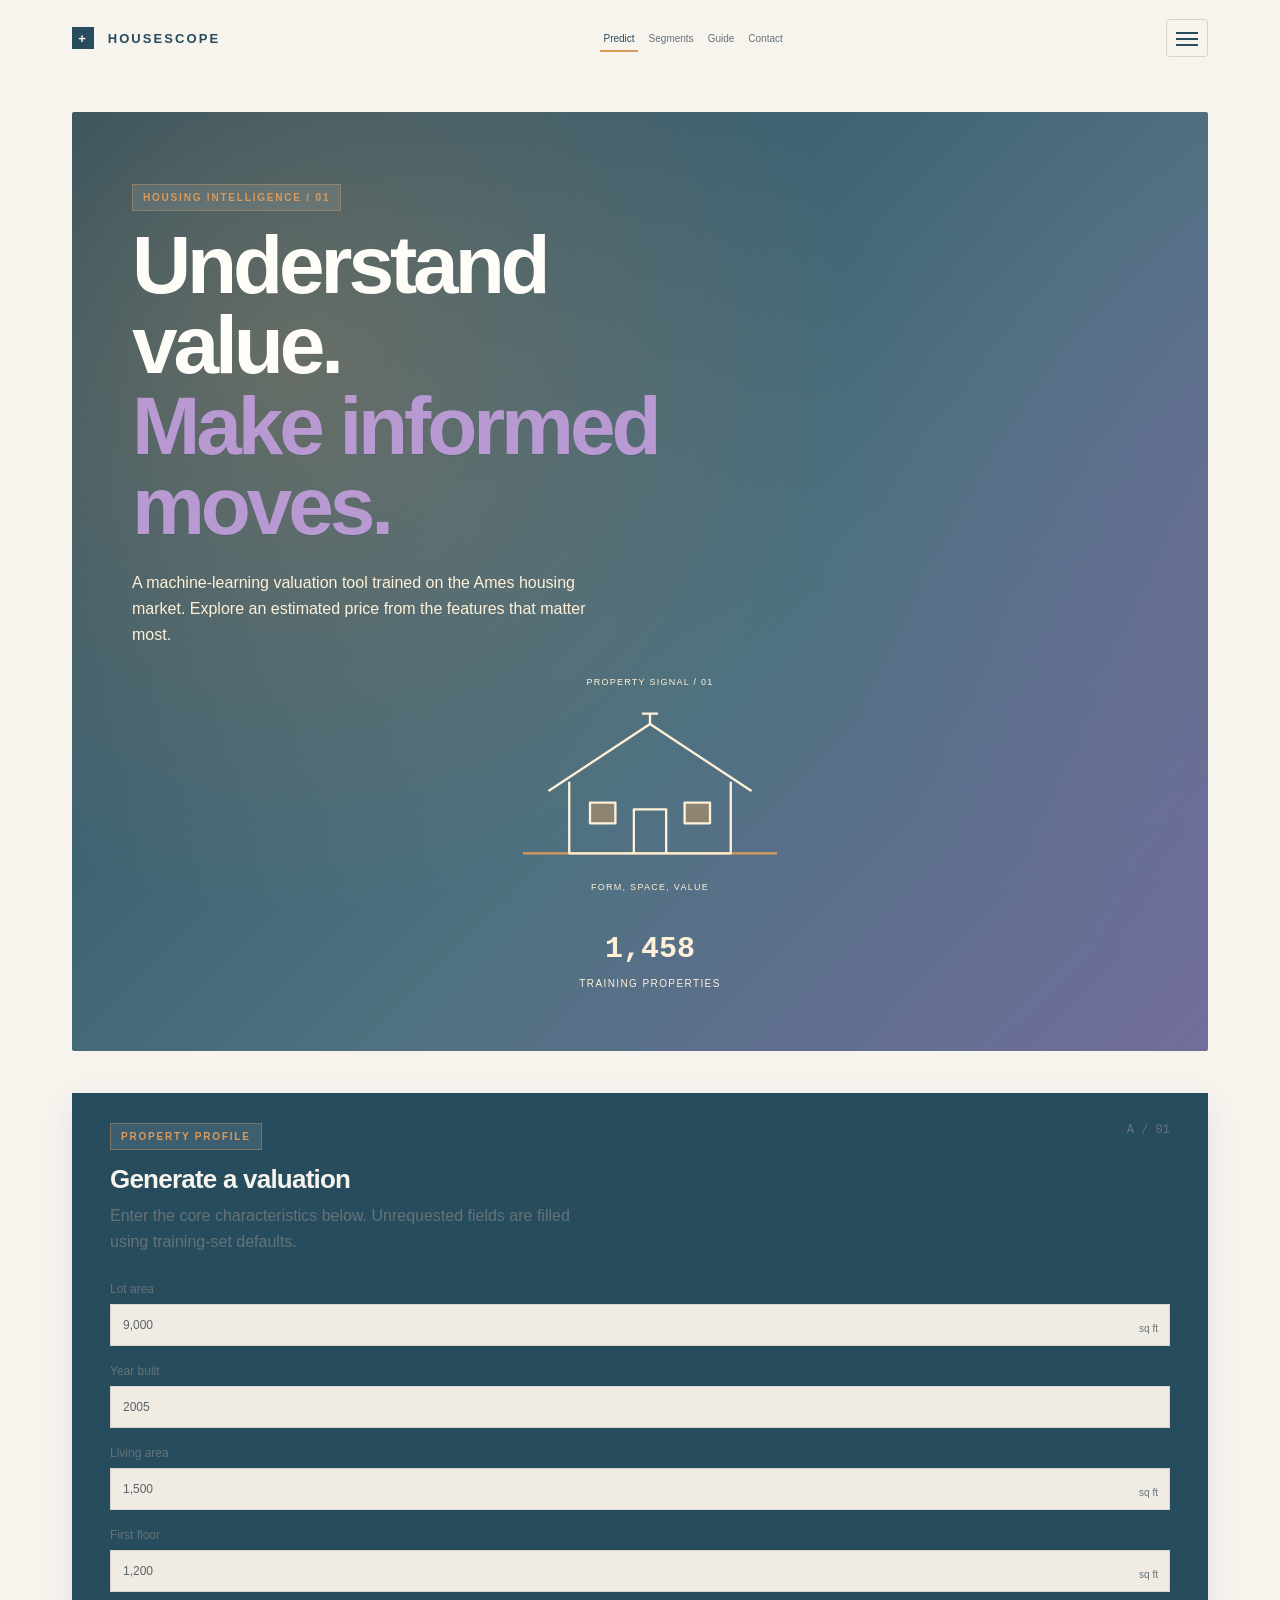
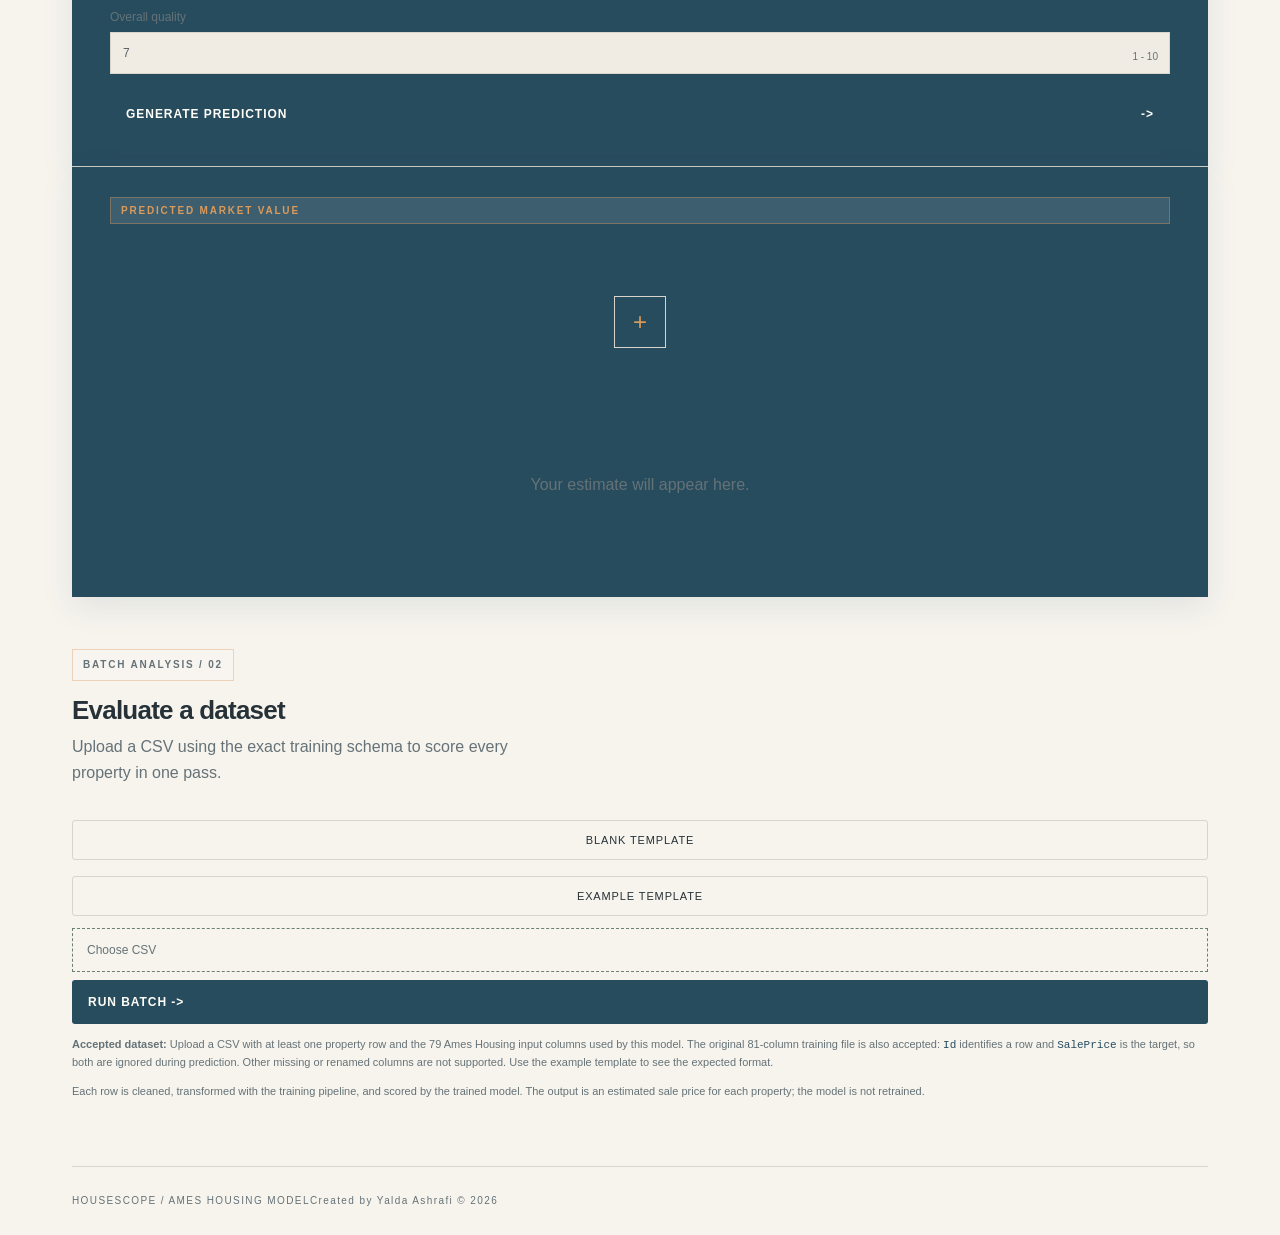
<file: frontend/index.html>
<!DOCTYPE html>
<html>
<head>
  <meta name="viewport" content="width=device-width, initial-scale=1">
  <title>HouseScope | Housing Intelligence</title>
  <link rel="stylesheet" href="assets/styles.css">
</head>
<body>
  <header class="site-header">
    <a class="brand" href="index.html"><span class="brand-mark">+</span> HOUSESCOPE</a>
    <button class="menu-toggle" type="button" aria-label="Open navigation" aria-expanded="false" aria-controls="menu-navigation"><span></span><span></span><span></span></button>
    <nav id="main-navigation" aria-label="Main navigation">
      <a class="active" href="index.html">Predict</a>
      <a href="segmentation.html">Segments</a>
      <a href="about.html">Guide</a>
      <a href="contact.html">Contact</a>
    </nav>
    <nav id="menu-navigation" class="menu-navigation" aria-label="Menu navigation">
      <a class="active" href="index.html">Predict</a><a href="segmentation.html">Segments</a><a href="about.html">Guide</a><a href="contact.html">Contact</a>
    </nav>
    <span class="header-status"><span class="status-dot"></span> MODEL ONLINE</span>
  </header>

  <main>
    <section class="hero">
      <div>
        <p class="eyebrow">HOUSING INTELLIGENCE / 01</p>
        <h1>Understand value.<br><em>Make informed moves.</em></h1>
        <p class="hero-copy">A machine-learning valuation tool trained on the Ames housing market. Explore an estimated price from the features that matter most.</p>
      </div>
      <div class="hero-side">
        <div class="hero-visual" aria-label="Illustration of a house">
          <span class="hero-visual-label">PROPERTY SIGNAL / 01</span>
          <svg viewBox="0 0 260 150" role="img" aria-hidden="true">
            <path class="house-shadow" d="M20 132h220" />
            <path class="house-roof" d="M42 78 130 20l88 58" />
            <path class="house-body" d="M60 70v62h140V70" />
            <path class="house-door" d="M116 132V94h28v38" />
            <path class="house-window" d="M78 88h22v18H78zM160 88h22v18h-22z" />
            <path class="house-detail" d="M130 20v-9M123 11h14" />
          </svg>
          <span class="hero-visual-caption">FORM, SPACE, VALUE</span>
        </div>
        <div class="hero-stat">
          <strong>1,458</strong>
          <span>TRAINING PROPERTIES</span>
        </div>
      </div>
    </section>

    <section class="workspace-grid">
      <div class="panel prediction-panel">
        <div class="panel-heading">
          <div>
            <p class="eyebrow">PROPERTY PROFILE</p>
            <h2>Generate a valuation</h2>
          </div>
          <span class="panel-index">A / 01</span>
        </div>
        <p class="panel-intro">Enter the core characteristics below. Unrequested fields are filled using training-set defaults.</p>
        <form id="predictForm" class="prediction-form">
          <label>Lot area <span class="input-unit">sq ft</span><input type="number" name="LotArea" min="500" placeholder="9,000" required></label>
          <label>Year built<input type="number" name="YearBuilt" min="1870" placeholder="2005" required></label>
          <label>Living area <span class="input-unit">sq ft</span><input type="number" name="GrLivArea" min="200" placeholder="1,500" required></label>
          <label>First floor <span class="input-unit">sq ft</span><input type="number" name="1stFlrSF" min="200" placeholder="1,200" required></label>
          <label>Overall quality <span class="input-unit">1 - 10</span><input type="number" name="OverallQual" min="1" max="10" placeholder="7" required></label>
          <button class="primary-button" type="submit"><span>Generate prediction</span><span aria-hidden="true">-&gt;</span></button>
        </form>
      </div>

      <aside class="panel result-panel" aria-live="polite">
        <p class="eyebrow">PREDICTED MARKET VALUE</p>
        <div id="resultEmpty" class="result-empty">
          <span class="result-symbol">+</span>
          <p>Your estimate will appear here.</p>
        </div>
        <div id="resultContent" class="result-content" hidden>
          <div class="result-headline">
            <span class="result-label">ESTIMATED SALE PRICE</span>
            <strong id="predictedPrice" class="predicted-price">--</strong>
          </div>
          <div class="range-summary">
            <div class="range-summary-heading">
              <span>95% ESTIMATED RANGE</span>
              <strong id="rangeText">--</strong>
            </div>
            <div class="price-range" aria-label="Estimated price range">
              <span class="range-track"></span>
              <span id="rangeMarker" class="range-marker"></span>
            </div>
            <div class="range-labels"><span id="priceLow">--</span><span id="priceHigh">--</span></div>
          </div>
          <table class="result-table">
            <tbody>
              <tr><th scope="row">Market segment</th><td id="tierValue">--</td></tr>
              <tr><th scope="row">Segment median</th><td id="segmentMedian">--</td></tr>
              <tr><th scope="row">Compared with segment median</th><td id="segmentDifference">--</td></tr>
            </tbody>
          </table>
          <p id="resultNote" class="result-note"></p>
          <details class="result-help">
            <summary>How to read this estimate</summary>
            <p><strong>Defaults:</strong> The form uses five key inputs. Other house details use typical training-data values: numeric fields use the median and categories use the most common value.</p>
            <p><strong>Range:</strong> The line shows the model's 95% estimated range. The circle marks the predicted price; it is a guide, not a guarantee.</p>
          </details>
        </div>
        <p id="resultError" class="message error" role="alert" hidden></p>
      </aside>
    </section>

    <section class="batch-section">
      <div>
        <p class="eyebrow">BATCH ANALYSIS / 02</p>
        <h2>Evaluate a dataset</h2>
        <p>Upload a CSV using the exact training schema to score every property in one pass.</p>
      </div>
      <div class="batch-actions">
        <div class="template-actions">
          <button id="templateButton" class="secondary-button" type="button">Blank template</button>
          <button id="exampleTemplateButton" class="secondary-button" type="button">Example template</button>
        </div>
        <form id="uploadForm" class="upload-form">
          <label class="file-label" for="csvFile">Choose CSV<input id="csvFile" type="file" accept=".csv" required></label>
          <button class="primary-button" type="submit">Run batch -&gt;</button>
        </form>
        <p class="batch-hint"><strong>Accepted dataset:</strong> Upload a CSV with at least one property row and the 79 Ames Housing input columns used by this model. The original 81-column training file is also accepted: <code>Id</code> identifies a row and <code>SalePrice</code> is the target, so both are ignored during prediction. Other missing or renamed columns are not supported. Use the example template to see the expected format.</p>
        <p class="batch-method">Each row is cleaned, transformed with the training pipeline, and scored by the trained model. The output is an estimated sale price for each property; the model is not retrained.</p>
        <p id="uploadResult" class="message" role="status"></p>
      </div>
      <div id="batchOutput" class="batch-output" hidden></div>
    </section>
  </main>
  <footer><span>HOUSESCOPE / AMES HOUSING MODEL</span><span>Created by Yalda Ashrafi &copy; 2026</span></footer>
  <script src="assets/app.js"></script>
</body>
</html>
</file>
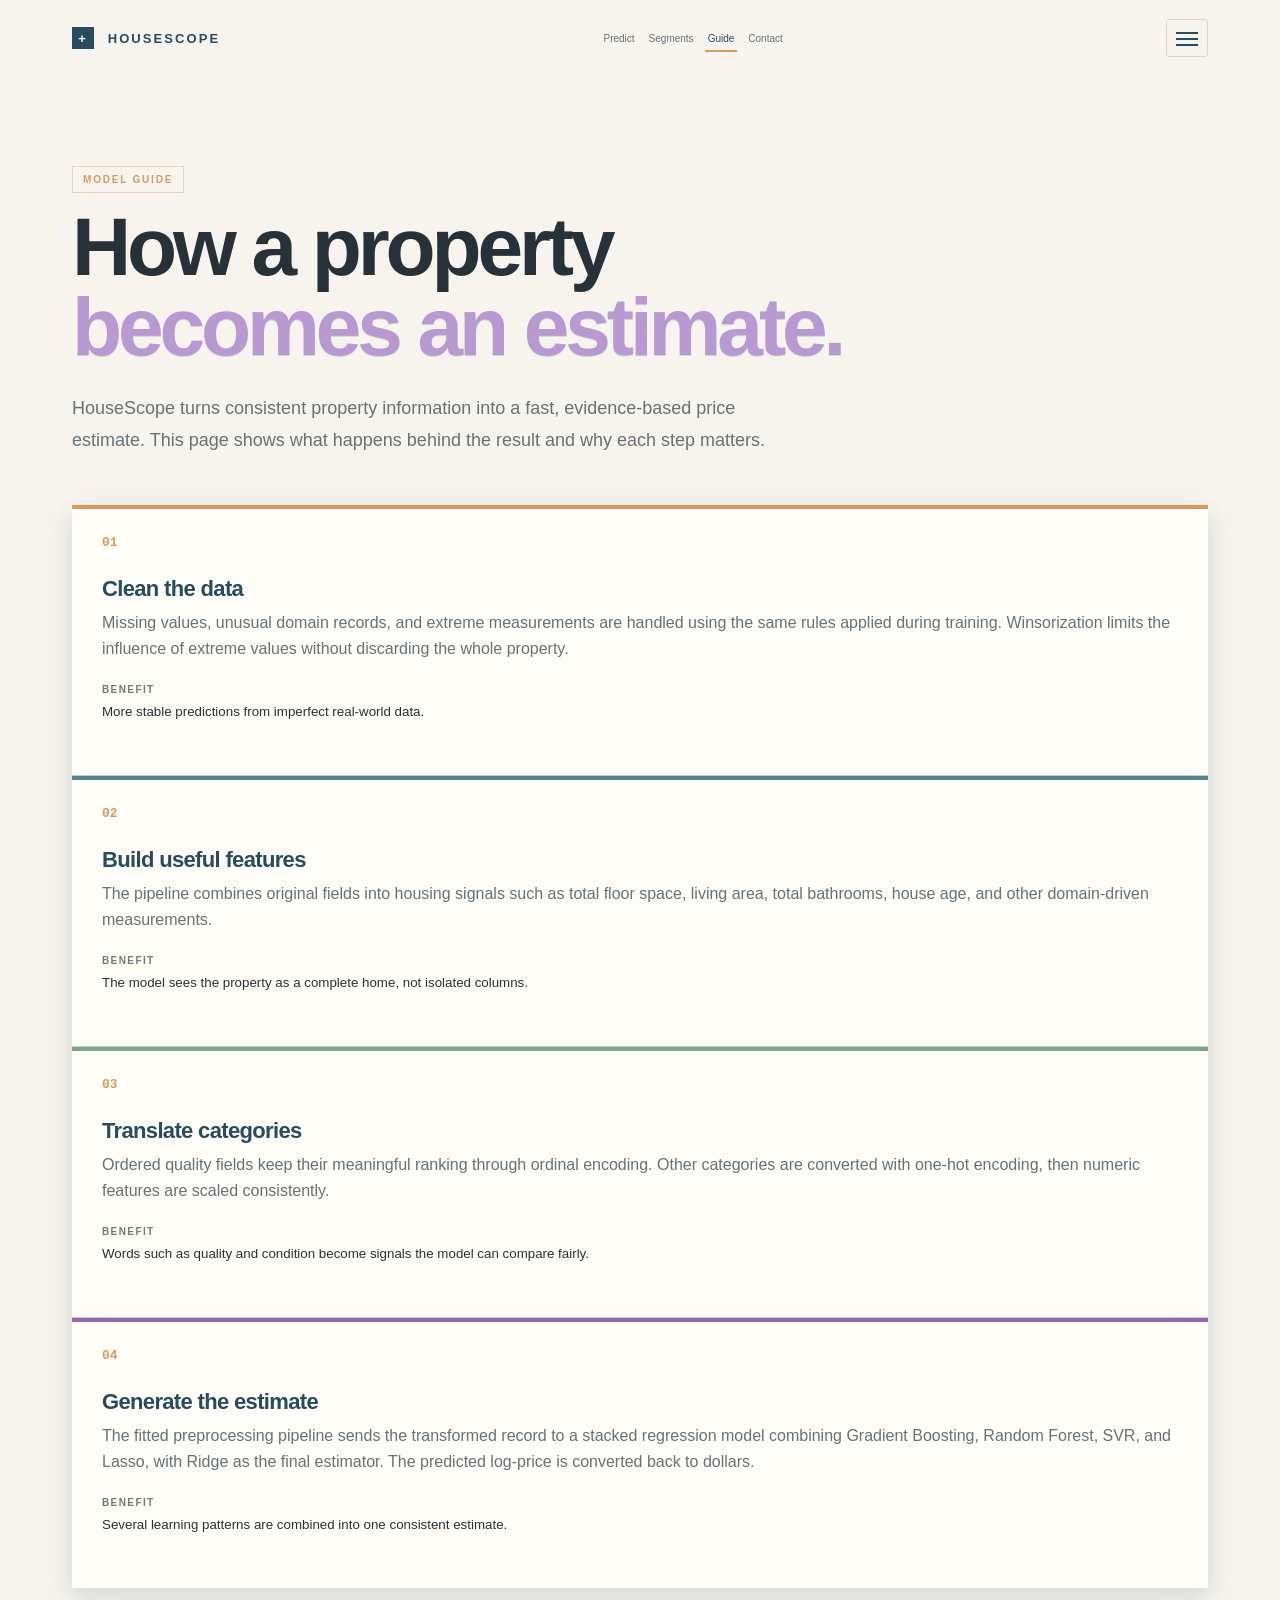
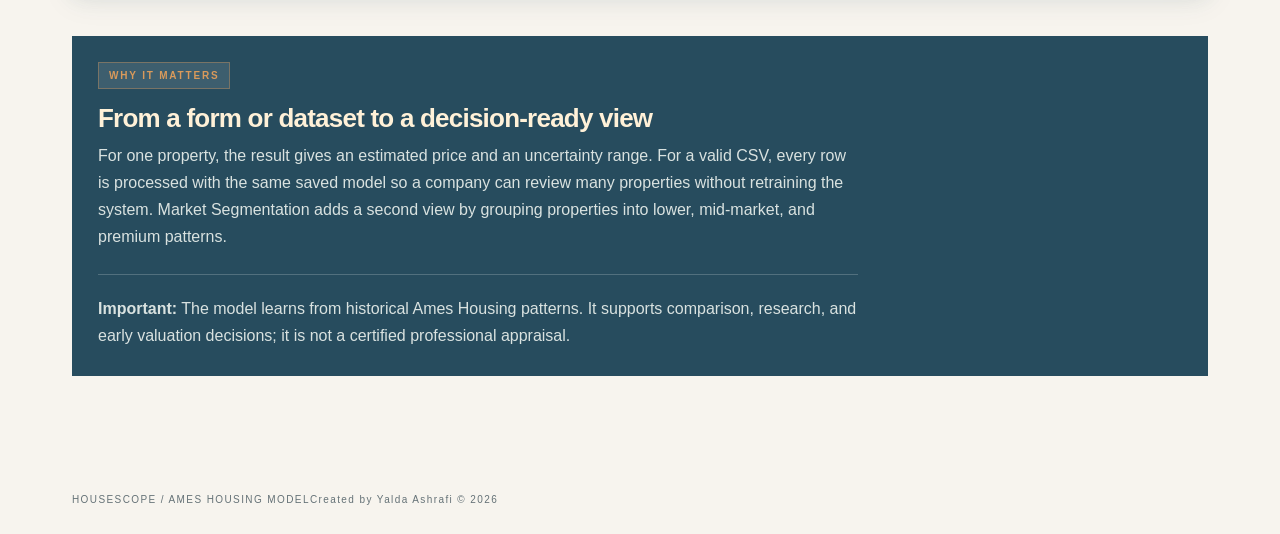
<file: frontend/about.html>
<!DOCTYPE html>
<html>
<head>
  <meta name="viewport" content="width=device-width, initial-scale=1">
  <title>HouseScope | How It Works</title>
  <link rel="stylesheet" href="assets/styles.css">
</head>
<body>
  <header class="site-header">
    <a class="brand" href="index.html"><span class="brand-mark">+</span> HOUSESCOPE</a>
    <button class="menu-toggle" type="button" aria-label="Open navigation" aria-expanded="false" aria-controls="menu-navigation"><span></span><span></span><span></span></button>
    <nav id="main-navigation" aria-label="Main navigation"><a href="index.html">Predict</a><a href="segmentation.html">Segments</a><a class="active" href="about.html">Guide</a><a href="contact.html">Contact</a></nav>
    <nav id="menu-navigation" class="menu-navigation" aria-label="Menu navigation"><a href="index.html">Predict</a><a href="segmentation.html">Segments</a><a class="active" href="about.html">Guide</a><a href="contact.html">Contact</a></nav>
  </header>
  <main class="content-page">
    <p class="eyebrow">MODEL GUIDE</p>
    <h1>How a property<br><em>becomes an estimate.</em></h1>
    <p class="about-lead">HouseScope turns consistent property information into a fast, evidence-based price estimate. This page shows what happens behind the result and why each step matters.</p>
    <div class="method-steps">
      <article>
        <span class="step-number">01</span>
        <h2>Clean the data</h2>
        <p>Missing values, unusual domain records, and extreme measurements are handled using the same rules applied during training. Winsorization limits the influence of extreme values without discarding the whole property.</p>
        <strong>Benefit</strong>
        <small>More stable predictions from imperfect real-world data.</small>
      </article>
      <article>
        <span class="step-number">02</span>
        <h2>Build useful features</h2>
        <p>The pipeline combines original fields into housing signals such as total floor space, living area, total bathrooms, house age, and other domain-driven measurements.</p>
        <strong>Benefit</strong>
        <small>The model sees the property as a complete home, not isolated columns.</small>
      </article>
      <article>
        <span class="step-number">03</span>
        <h2>Translate categories</h2>
        <p>Ordered quality fields keep their meaningful ranking through ordinal encoding. Other categories are converted with one-hot encoding, then numeric features are scaled consistently.</p>
        <strong>Benefit</strong>
        <small>Words such as quality and condition become signals the model can compare fairly.</small>
      </article>
      <article>
        <span class="step-number">04</span>
        <h2>Generate the estimate</h2>
        <p>The fitted preprocessing pipeline sends the transformed record to a stacked regression model combining Gradient Boosting, Random Forest, SVR, and Lasso, with Ridge as the final estimator. The predicted log-price is converted back to dollars.</p>
        <strong>Benefit</strong>
        <small>Several learning patterns are combined into one consistent estimate.</small>
      </article>
    </div>
    <section class="about-value">
      <p class="eyebrow">WHY IT MATTERS</p>
      <h2>From a form or dataset to a decision-ready view</h2>
      <p>For one property, the result gives an estimated price and an uncertainty range. For a valid CSV, every row is processed with the same saved model so a company can review many properties without retraining the system. Market Segmentation adds a second view by grouping properties into lower, mid-market, and premium patterns.</p>
      <p class="about-note"><strong>Important:</strong> The model learns from historical Ames Housing patterns. It supports comparison, research, and early valuation decisions; it is not a certified professional appraisal.</p>
    </section>
  </main>
  <footer><span>HOUSESCOPE / AMES HOUSING MODEL</span><span>Created by Yalda Ashrafi &copy; 2026</span></footer>
  <script src="assets/app.js"></script>
</body>
</html>
</file>
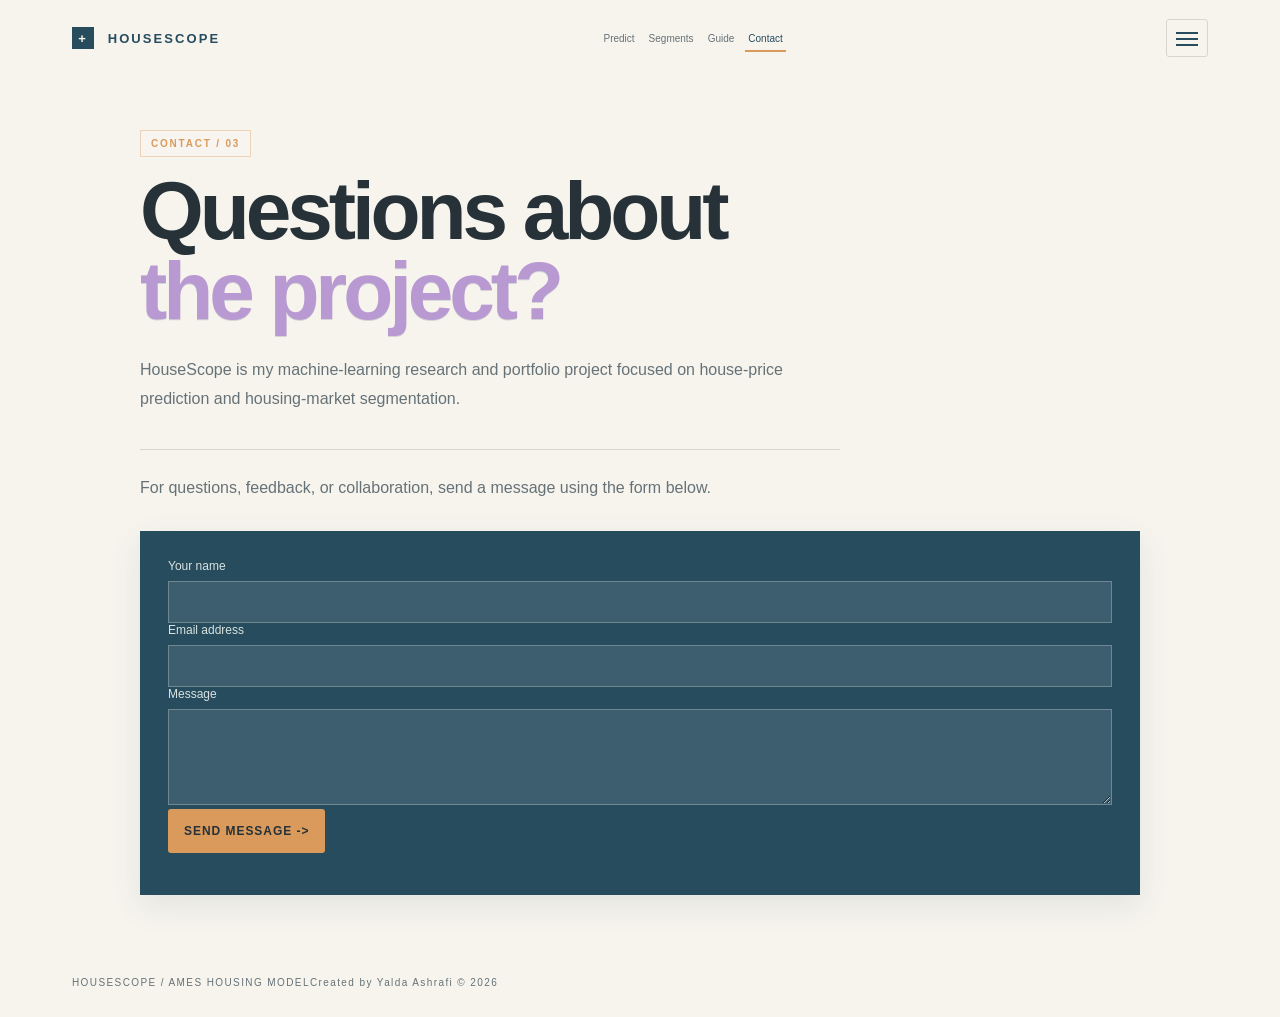
<file: frontend/contact.html>
<!DOCTYPE html>
<html>
<head>
  <meta name="viewport" content="width=device-width, initial-scale=1">
  <title>HouseScope | Contact</title>
  <link rel="stylesheet" href="assets/styles.css">
</head>
<body>
  <header class="site-header">
    <a class="brand" href="index.html"><span class="brand-mark">+</span> HOUSESCOPE</a>
    <button class="menu-toggle" type="button" aria-label="Open navigation" aria-expanded="false" aria-controls="menu-navigation"><span></span><span></span><span></span></button>
    <nav id="main-navigation" aria-label="Main navigation"><a href="index.html">Predict</a><a href="segmentation.html">Segments</a><a href="about.html">Guide</a><a class="active" href="contact.html">Contact</a></nav>
    <nav id="menu-navigation" class="menu-navigation" aria-label="Menu navigation"><a href="index.html">Predict</a><a href="segmentation.html">Segments</a><a href="about.html">Guide</a><a class="active" href="contact.html">Contact</a></nav>
  </header>
  <main class="content-page contact-page">
    <p class="eyebrow">CONTACT / 03</p>
    <h1>Questions about<br><em>the project?</em></h1>
    <p>HouseScope is my machine-learning research and portfolio project focused on house-price prediction and housing-market segmentation.</p>
    <p class="contact-line">For questions, feedback, or collaboration, send a message using the form below.</p>
    <form id="contactForm" class="contact-form" action="https://formspree.io/f/xyeynobj" method="POST">
      <label for="contactName">Your name<input id="contactName" name="name" type="text" autocomplete="name" required></label>
      <label for="contactEmail">Email address<input id="contactEmail" name="email" type="email" autocomplete="email" required></label>
      <label for="contactMessage">Message<textarea id="contactMessage" name="message" rows="6" required></textarea></label>
      <input type="hidden" name="_subject" value="New HouseScope project enquiry">
      <button class="primary-button" type="submit">Send message -&gt;</button>
      <p id="contactStatus" class="message" role="status"></p>
    </form>
  </main>
  <footer><span>HOUSESCOPE / AMES HOUSING MODEL</span><span>Created by Yalda Ashrafi &copy; 2026</span></footer>
  <script src="assets/app.js"></script>
</body>
</html>
</file>
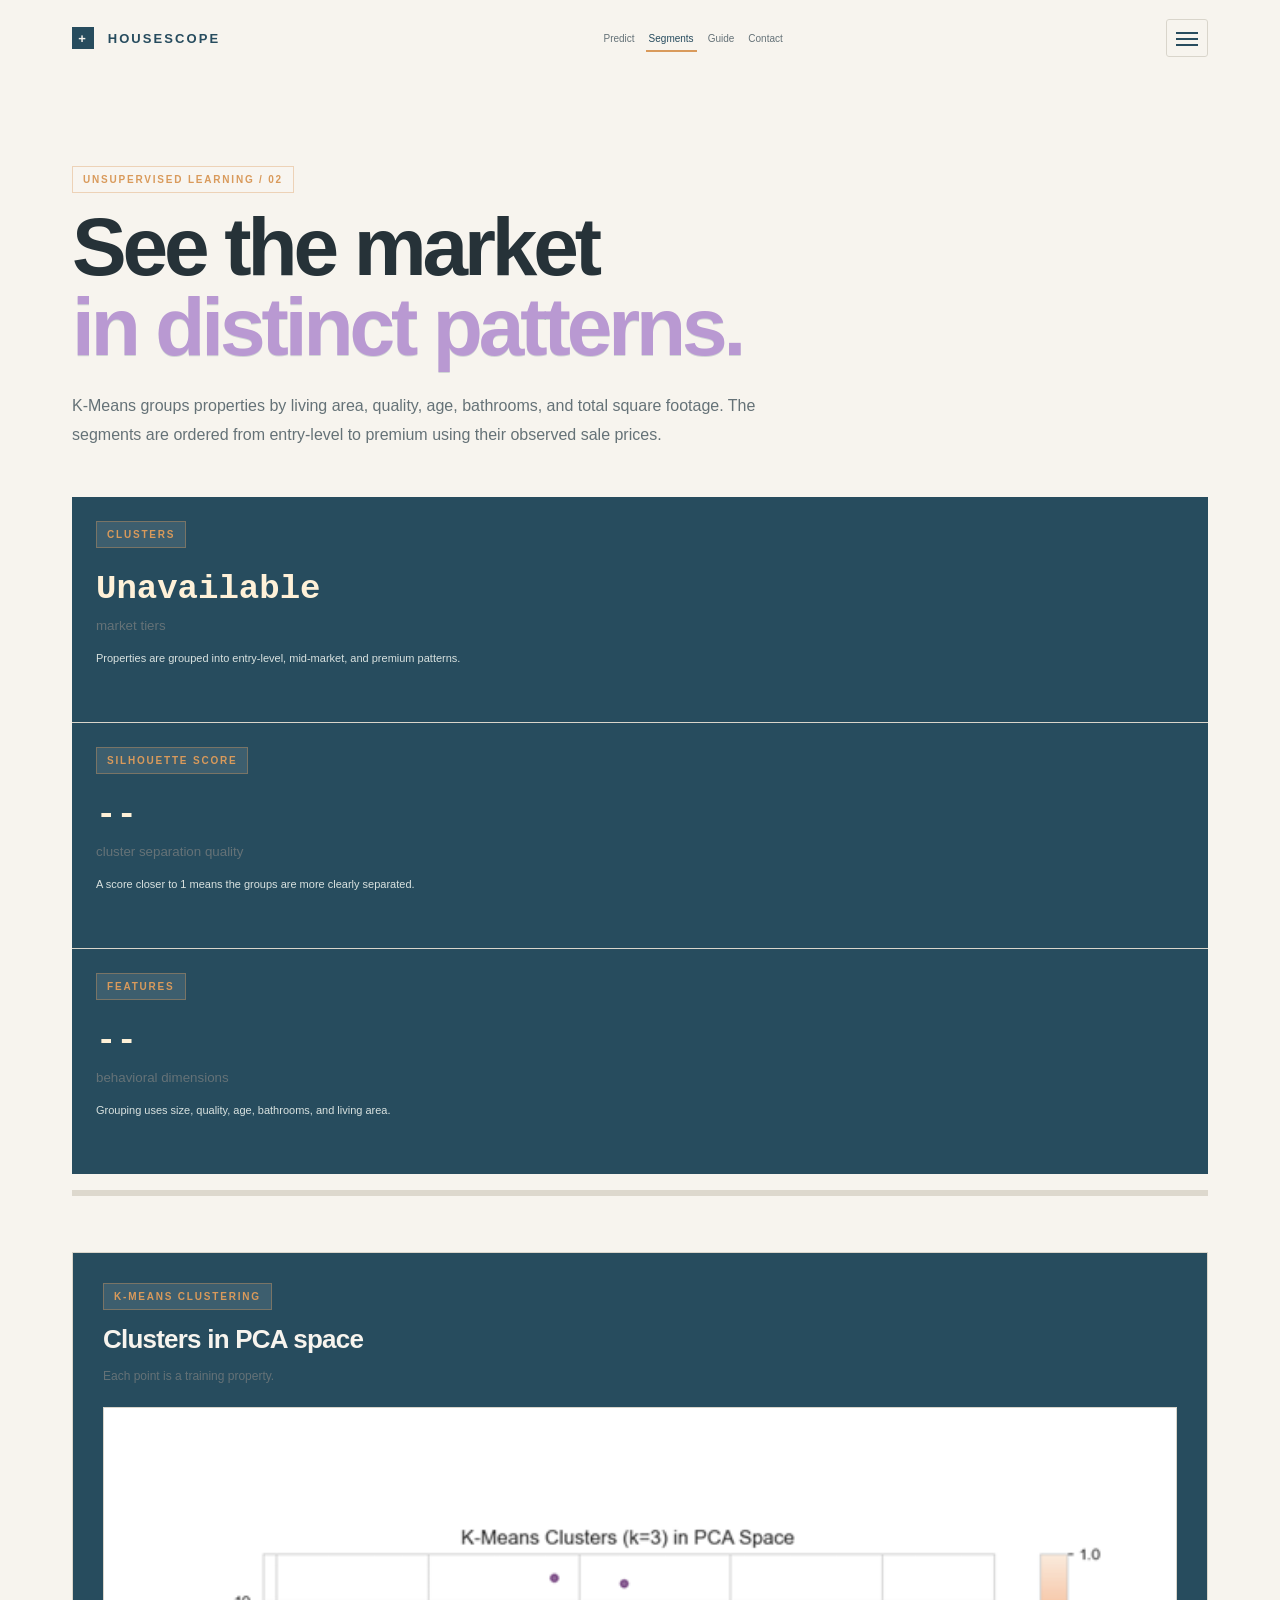
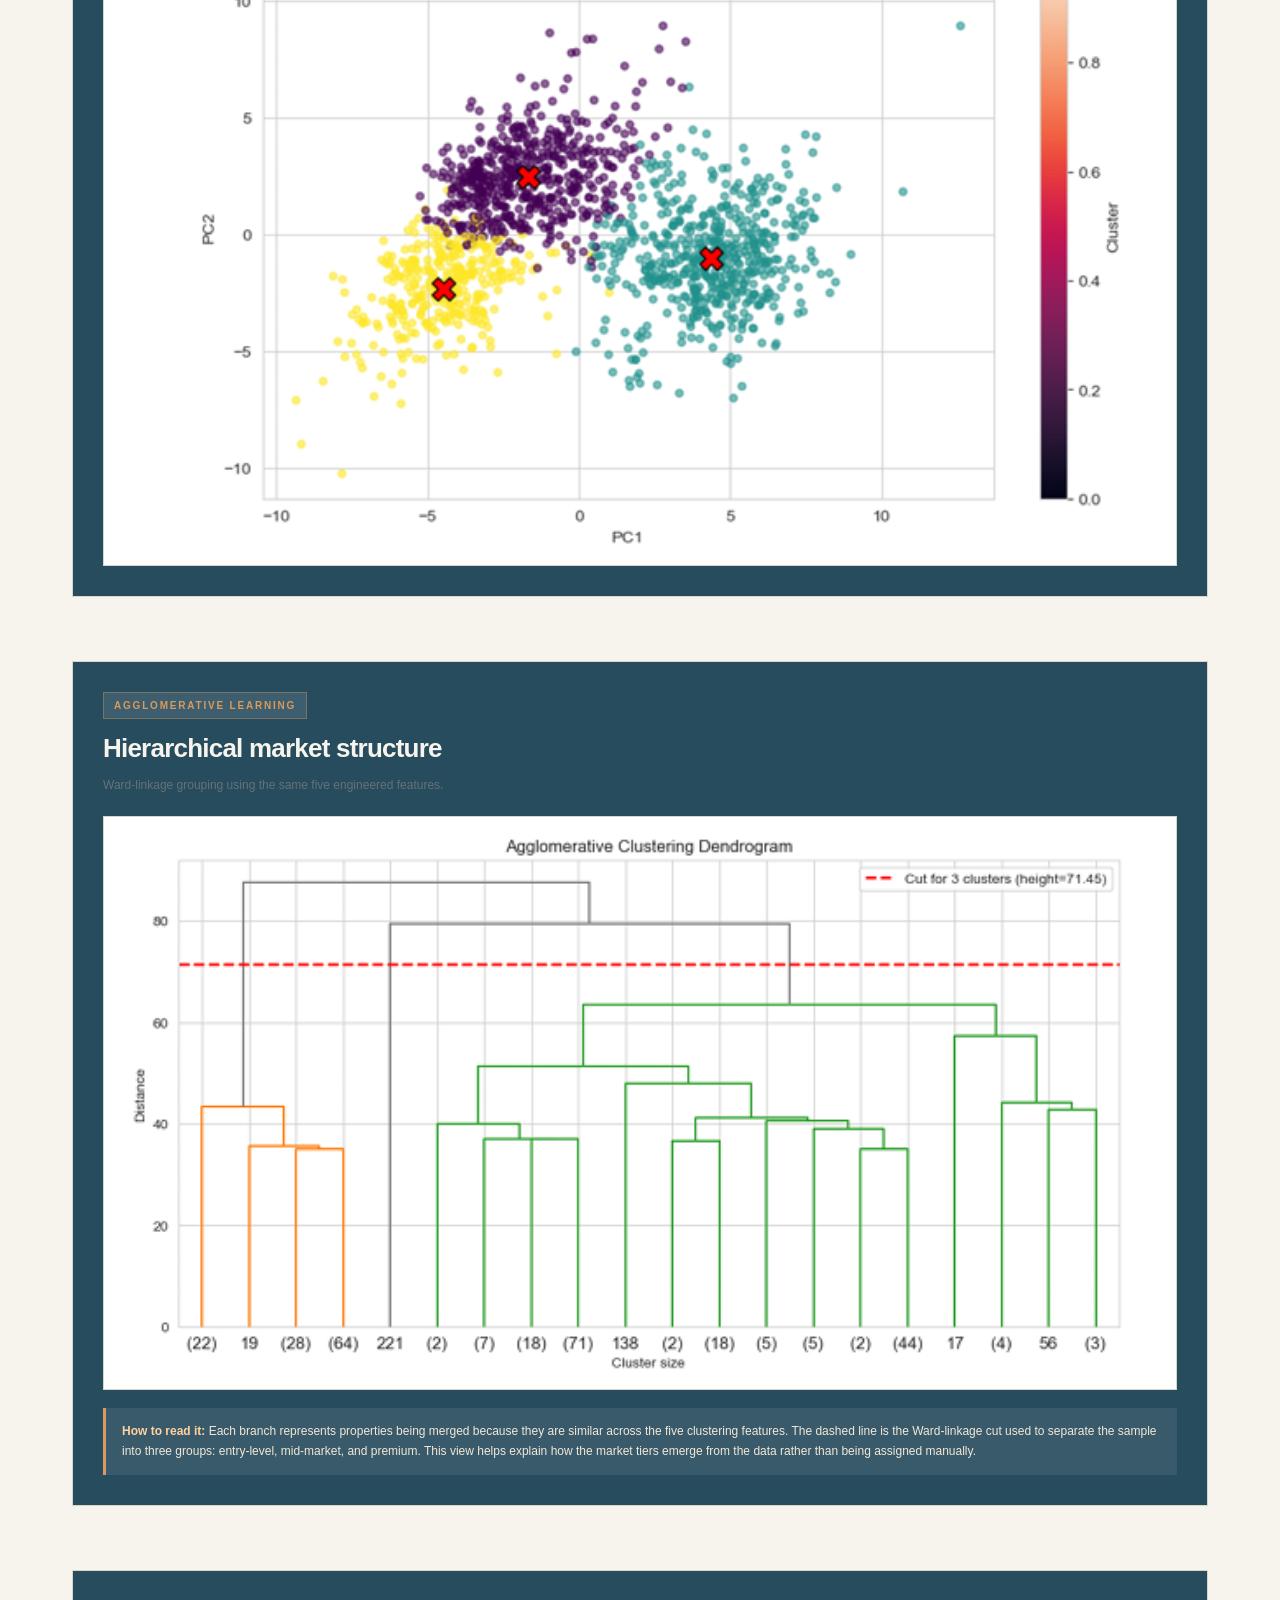
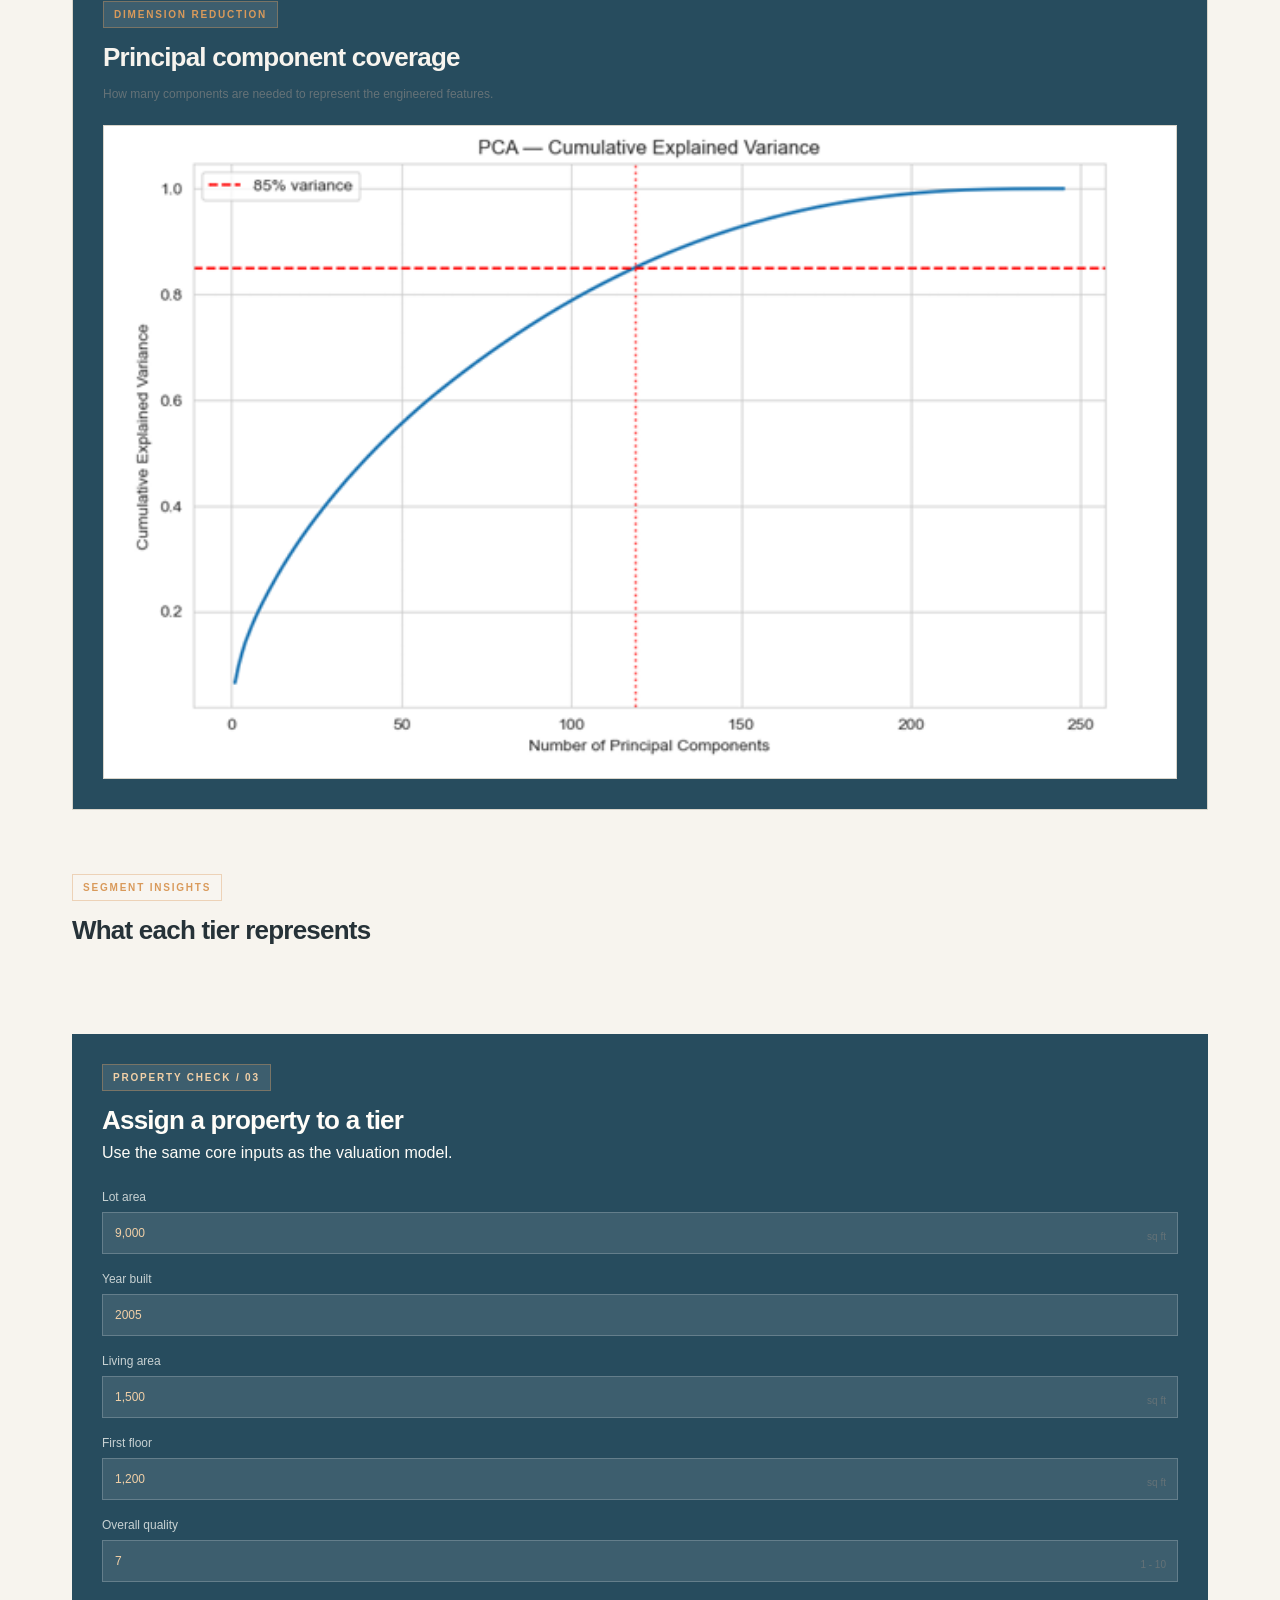
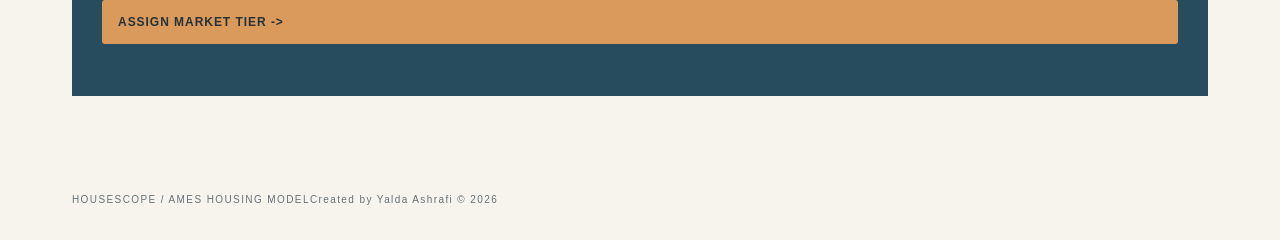
<file: frontend/segmentation.html>
<!DOCTYPE html>
<html>
<head>
  <meta name="viewport" content="width=device-width, initial-scale=1">
  <title>HouseScope | Market Segmentation</title>
  <link rel="stylesheet" href="assets/styles.css">
</head>
<body>
  <header class="site-header">
    <a class="brand" href="index.html"><span class="brand-mark">+</span> HOUSESCOPE</a>
    <button class="menu-toggle" type="button" aria-label="Open navigation" aria-expanded="false" aria-controls="menu-navigation"><span></span><span></span><span></span></button>
    <nav id="main-navigation" aria-label="Main navigation"><a href="index.html">Predict</a><a class="active" href="segmentation.html">Segments</a><a href="about.html">Guide</a><a href="contact.html">Contact</a></nav>
    <nav id="menu-navigation" class="menu-navigation" aria-label="Menu navigation"><a href="index.html">Predict</a><a class="active" href="segmentation.html">Segments</a><a href="about.html">Guide</a><a href="contact.html">Contact</a></nav>
  </header>
  <main>
    <section class="content-page segmentation-hero">
      <p class="eyebrow">UNSUPERVISED LEARNING / 02</p>
      <h1>See the market<br><em>in distinct patterns.</em></h1>
      <p> K-Means groups properties by living area, quality, age, bathrooms, and total square footage. The segments are ordered from entry-level to premium using their observed sale prices.</p>
    </section>
    <section class="segment-overview">
      <div class="segment-metric"><span class="eyebrow">CLUSTERS</span><strong id="clusterCount">--</strong><small>market tiers</small><p>Properties are grouped into entry-level, mid-market, and premium patterns.</p></div>
      <div class="segment-metric"><span class="eyebrow">SILHOUETTE SCORE</span><strong id="silhouetteScore">--</strong><small>cluster separation quality</small><p>A score closer to 1 means the groups are more clearly separated.</p></div>
      <div class="segment-metric"><span class="eyebrow">FEATURES</span><strong id="featureCount">--</strong><small>behavioral dimensions</small><p>Grouping uses size, quality, age, bathrooms, and living area.</p></div>
    </section>
    <div class="quality-bar" aria-label="Silhouette score quality"><span id="qualityBar"></span></div>
    <section class="chart-section">
      <div class="section-heading"><div><p class="eyebrow">K-MEANS CLUSTERING</p><h2>Clusters in PCA space</h2></div><p>Each point is a training property.</p></div>
      <div class="chart-image"><img src="assets/segment-kmeans.png" alt="K-Means clusters in PCA space"></div>
    </section>
    <section class="chart-section">
      <div class="section-heading"><div><p class="eyebrow">AGGLOMERATIVE LEARNING</p><h2>Hierarchical market structure</h2></div><p>Ward-linkage grouping using the same five engineered features.</p></div>
      <div class="chart-image"><img src="assets/segment-dendrogram.png" alt="Agglomerative clustering dendrogram"></div>
      <p class="chart-explanation"><strong>How to read it:</strong> Each branch represents properties being merged because they are similar across the five clustering features. The dashed line is the Ward-linkage cut used to separate the sample into three groups: entry-level, mid-market, and premium. This view helps explain how the market tiers emerge from the data rather than being assigned manually.</p>
    </section>
    <section class="chart-section">
      <div class="section-heading"><div><p class="eyebrow">DIMENSION REDUCTION</p><h2>Principal component coverage</h2></div><p>How many components are needed to represent the engineered features.</p></div>
      <div class="chart-image"><img src="assets/segment-pca-variance.png" alt="PCA cumulative explained variance chart"></div>
    </section>
    <section>
      <div class="section-heading"><div><p class="eyebrow">SEGMENT INSIGHTS</p><h2>What each tier represents</h2></div></div>
      <div id="segmentCards" class="segment-cards"></div>
    </section>
    <section class="segment-assign">
      <div><p class="eyebrow">PROPERTY CHECK / 03</p><h2>Assign a property to a tier</h2><p>Use the same core inputs as the valuation model.</p></div>
      <form id="segmentForm" class="prediction-form">
        <label>Lot area <span class="input-unit">sq ft</span><input type="number" name="LotArea" min="500" placeholder="9,000" required></label>
        <label>Year built<input type="number" name="YearBuilt" min="1870" placeholder="2005" required></label>
        <label>Living area <span class="input-unit">sq ft</span><input type="number" name="GrLivArea" min="200" placeholder="1,500" required></label>
        <label>First floor <span class="input-unit">sq ft</span><input type="number" name="1stFlrSF" min="200" placeholder="1,200" required></label>
        <label>Overall quality <span class="input-unit">1 - 10</span><input type="number" name="OverallQual" min="1" max="10" placeholder="7" required></label>
        <button class="primary-button" type="submit">Assign market tier -&gt;</button>
      </form>
      <div id="segmentResult" class="segment-result" role="status" aria-live="polite"></div>
    </section>
  </main>
  <footer><span>HOUSESCOPE / AMES HOUSING MODEL</span><span>Created by Yalda Ashrafi &copy; 2026</span></footer>
  <script src="assets/app.js"></script>
</body>
</html>
</file>
<file: frontend/assets/styles.css>
:root {
  --background: #f7f4ee;
  --surface: #fffdf8;
  --surface-light: #f0ece4;
  --primary: #274c5e;
  --secondary: #6b7f72;
  --accent: #d99a5b;
  --highlight: #8c6bb1;
  --text: #263238;
  --muted: #657277;
  --border: #d9d5cb;
  --danger: #b85c59;
  --success: #527d67;
  --radius: 3px;
  --shadow: 0 10px 30px rgba(39, 76, 94, .10);
  --space: 8px;
}

* { box-sizing: border-box; }
html { scroll-behavior: smooth; }

body {
  max-width: 1180px;
  min-height: 100vh;
  margin: 0 auto;
  padding: 0 32px;
  background: var(--background);
  color: var(--text);
  font-family: Arial, sans-serif;
}

a { color: inherit; text-decoration: none; }

.site-header {
  position: sticky;
  top: 0;
  z-index: 10;
  display: flex;
  align-items: center;
  min-height: 76px;
  border-bottom: 0;
  gap: 34px;
  background: rgba(247, 244, 238, .94);
  backdrop-filter: blur(12px);
}

.brand { color: var(--primary); font-size: 13px; font-weight: 700; letter-spacing: .16em; }
.brand-mark { display: inline-grid; place-items: center; width: 22px; height: 22px; margin-right: 8px; background: var(--primary); color: var(--background); }
nav { display: flex; order: 2; gap: 24px; margin-left: auto; color: var(--muted); font-size: 12px; }
nav a { position: relative; padding: 8px 0; }
nav a:hover, nav .active { color: var(--primary); }
nav .active::after { content: ""; position: absolute; right: 0; bottom: 0; left: 0; height: 2px; background: var(--accent); }
.menu-navigation { display: none; }
.menu-navigation.open { display: flex; position: absolute; top: 68px; right: 0; z-index: 20; width: 210px; flex-direction: column; gap: 0; margin: 0; padding: 8px; border: 1px solid var(--border); background: var(--surface); box-shadow: var(--shadow); }
.menu-navigation.open a { padding: 13px 12px; border-bottom: 1px solid var(--border); }
.menu-navigation.open a:last-child { border-bottom: 0; }
.header-status { color: var(--muted); font-size: 10px; letter-spacing: .12em; }
.status-dot { display: inline-block; width: 6px; height: 6px; margin-right: 6px; border-radius: 50%; background: var(--success); }
.menu-toggle { display: block; order: 3; width: 42px; height: 38px; margin-left: 10px; padding: 8px; border: 1px solid var(--border); background: transparent; }
.menu-toggle span { display: block; width: 22px; height: 2px; margin: 4px auto; background: var(--primary); transition: transform .2s ease, opacity .2s ease; }
.menu-toggle[aria-expanded="true"] span:nth-child(1) { transform: translateY(6px) rotate(45deg); }
.menu-toggle[aria-expanded="true"] span:nth-child(2) { opacity: 0; }
.menu-toggle[aria-expanded="true"] span:nth-child(3) { transform: translateY(-6px) rotate(-45deg); }

.hero {
  position: relative;
  display: flex;
  justify-content: space-between;
  align-items: center;
  margin-top: 36px;
  padding: 84px 68px 72px;
  border-radius: 2px;
  color: #fffdf8;
  background:
    radial-gradient(circle at 15% 20%, rgba(217, 154, 91, .3), transparent 35%),
    radial-gradient(circle at 85% 30%, rgba(140, 107, 177, .25), transparent 35%),
    linear-gradient(135deg, #274c5e 0%, #4e7180 45%, #8c6bb1 100%);
  background-size: 130% 130%;
  animation: heroShift 18s ease-in-out infinite alternate;
}
.hero > div { margin: 0 10px; }
.hero > div:first-child { max-width: 560px; padding: 14px 12px; }
.hero { justify-content: space-between; }
.hero-side { display: flex; width: 360px; flex-direction: column; align-items: center; justify-content: center; margin-left: auto; padding: 12px 0 12px 28px; }
.eyebrow { display: inline-block; margin: 0 0 14px; padding: 7px 10px; border: 1px solid rgba(217, 154, 91, .38); background: rgba(255, 253, 248, .1); color: var(--accent); font-size: 10px; font-weight: 700; letter-spacing: .18em; }
h1, h2, p { margin-top: 0; }
h1 { margin-bottom: 24px; font-size: clamp(42px, 7vw, 82px); line-height: .98; letter-spacing: -.05em; }
h1 em { color: #b999d2; font-style: normal; text-shadow: 0 1px 0 rgba(39, 76, 94, .18); }
h2 { margin-bottom: 8px; font-size: 26px; letter-spacing: -.03em; }
.hero-copy { max-width: 490px; color: #fff1d8; line-height: 1.6; }
.panel-intro, .batch-section p { max-width: 490px; color: var(--muted); line-height: 1.6; }
.hero-stat { min-width: 148px; margin: 38px 0 0 !important; padding: 22px 30px; text-align: center; }
.hero-stat strong { display: block; margin: 0 0 10px; color: #fff1d8; font-family: monospace; font-size: 30px; }
.hero-stat span { display: block; color: #fff1d8; font-size: 10px; letter-spacing: .14em; line-height: 1.5; }
.hero-visual { display: flex; width: 340px; flex-direction: column; align-items: center; justify-content: center; padding: 0; text-align: center; }
.hero-visual-label, .hero-visual-caption { display: block; color: #fff1d8; font-size: 9px; letter-spacing: .14em; }
.hero-visual svg { display: block; width: 100%; max-width: 340px; margin: 14px auto 8px; transform: scale(1.18); }
.house-shadow, .house-roof, .house-body, .house-door, .house-window, .house-detail { fill: none; stroke: #fff1d8; stroke-width: 2; stroke-linejoin: round; }
.house-shadow { stroke: var(--accent); }
.house-window { fill: rgba(217, 154, 91, .45); }
.result-label, .tier-row, footer { color: var(--muted); font-size: 10px; letter-spacing: .14em; }

.workspace-grid { display: grid; grid-template-columns: minmax(0, 1.35fr) minmax(280px, .65fr); gap: 1px; margin-top: 42px; background: var(--border); }
.panel { padding: 42px; background: var(--primary); color: #f7f4ee; box-shadow: var(--shadow); transition: transform .2s ease, box-shadow .2s ease; }
.prediction-panel > *, .result-panel > * { margin-left: 8px; margin-right: 8px; }
.prediction-panel .prediction-form { width: calc(100% - 16px); }
.panel:hover { transform: translateY(-2px); box-shadow: 0 14px 34px rgba(39, 76, 94, .14); }
.panel-heading { display: flex; justify-content: space-between; }
.panel-index { color: var(--muted); font-family: monospace; font-size: 12px; }
.prediction-form { display: grid; grid-template-columns: repeat(2, 1fr); gap: 18px; margin-top: 28px; }
label { position: relative; display: grid; gap: 8px; color: var(--muted); font-size: 12px; }
.input-unit { position: absolute; right: 12px; bottom: 12px; color: var(--muted); font-size: 10px; }
input { width: 100%; padding: 13px 12px; border: 1px solid var(--border); border-radius: 0; outline: none; background: var(--surface-light); color: var(--text); font: inherit; }
input:focus { border-color: var(--primary); box-shadow: 0 0 0 3px rgba(39, 76, 94, .1); }
input::placeholder { color: #596169; }
button { border: 0; border-radius: var(--radius); cursor: pointer; font: inherit; transition: transform .2s ease, background .2s ease, border-color .2s ease, opacity .2s ease; }
button:focus-visible, a:focus-visible, input:focus-visible { outline: 3px solid rgba(140, 107, 177, .5); outline-offset: 3px; }
button:disabled { cursor: wait; opacity: .65; }
.primary-button { display: flex; justify-content: space-between; align-items: center; grid-column: 1 / -1; padding: 15px 16px; background: var(--primary); color: #fffdf8; font-size: 12px; font-weight: 700; text-transform: uppercase; letter-spacing: .08em; transition: transform .2s ease, background .2s ease; }
.primary-button:hover { background: #35677a; transform: translateY(-2px); }
.secondary-button { padding: 13px 16px; border: 1px solid var(--border); background: transparent; color: var(--text); font-size: 11px; text-transform: uppercase; letter-spacing: .08em; }
.secondary-button:hover { border-color: var(--accent); color: var(--accent); }

.result-panel { display: flex; flex-direction: column; min-height: 430px; background: var(--primary); color: #f7f4ee; }
.result-empty { display: grid; place-items: center; flex: 1; color: var(--muted); text-align: center; }
.result-symbol { display: grid; place-items: center; width: 52px; height: 52px; margin-bottom: 14px; border: 1px solid var(--border); color: var(--accent); font-size: 24px; }
.result-content { margin-top: auto; }
.result-headline { margin-top: 30px; padding-bottom: 20px; border-bottom: 1px solid rgba(255, 253, 248, .2); }
.predicted-price { display: block; margin: 8px 0 0; color: #fff1d8; font-family: monospace; font-size: clamp(38px, 5vw, 56px); font-weight: 700; letter-spacing: -.06em; animation: revealUp .45s ease both; }
.range-summary { padding: 20px 0 18px; border-bottom: 1px solid rgba(255, 253, 248, .2); }
.range-summary-heading { display: flex; justify-content: space-between; align-items: baseline; gap: 12px; color: #f7f4ee; font-size: 10px; letter-spacing: .08em; }
.range-summary-heading span { white-space: nowrap; }
.range-summary-heading strong { color: #fff1d8; font-family: monospace; font-size: 11px; letter-spacing: 0; text-align: right; }
.price-range { position: relative; height: 20px; margin: 12px 8px 2px; }
.range-track { position: absolute; top: 9px; right: 0; left: 0; height: 4px; border-radius: 4px; background: linear-gradient(90deg, var(--secondary), var(--accent), var(--highlight)); }
.range-marker { position: absolute; top: 2px; left: 50%; width: 18px; height: 18px; border: 3px solid var(--primary); border-radius: 50%; background: #fff1d8; box-shadow: 0 0 0 2px #fff1d8; transform: translateX(-50%); }
.range-labels { display: flex; justify-content: space-between; color: #d9e2e0; font-family: monospace; font-size: 11px; }
.result-table { width: 100%; margin-top: 18px; border-collapse: collapse; font-size: 12px; }
.result-table tr { border-bottom: 1px solid rgba(255, 253, 248, .13); }
.result-table tr:last-child { border-bottom: 0; }
.result-table th, .result-table td { padding: 11px 0; text-align: left; }
.result-table th { color: #d9e2e0; font-weight: 400; }
.result-table td { color: #fff1d8; font-family: monospace; font-weight: 700; text-align: right; }
.value-positive { color: #b8d8bf !important; }
.value-negative { color: #f0b2a0 !important; }
.result-table .tier-low { color: #b8d8bf !important; }
.result-table .tier-medium { color: #b8d8d0 !important; }
.result-table .tier-high { color: #ffd39f !important; }
.tier-low { color: #7fa58a !important; }
.tier-medium { color: #4e8790 !important; }
.tier-high { color: var(--accent) !important; }
.result-note { margin: 18px 0 0; padding: 12px 14px; border-left: 3px solid var(--accent); background: rgba(255, 253, 248, .08); color: #f2e8d7; font-size: 12px; line-height: 1.55; }
.result-help { margin-top: 14px; color: #d9e2e0; font-size: 11px; line-height: 1.55; }
.result-help summary { cursor: pointer; color: #fff1d8; font-size: 11px; font-weight: 700; letter-spacing: .04em; }
.result-help p { margin: 10px 0 0; }
.result-help strong { color: #ffd39f; }
.message { margin: 14px 0 0; font-size: 12px; line-height: 1.5; }
.error { color: var(--danger); }
.success { color: var(--success); }

.batch-section { display: grid; grid-template-columns: minmax(240px, .7fr) minmax(0, 1.3fr); gap: 42px; padding: 52px 0; border-bottom: 1px solid var(--border); }
.batch-actions { min-width: 0; text-align: right; }
.template-actions { display: flex; justify-content: flex-end; flex-wrap: wrap; gap: 8px; }
.upload-form { display: flex; justify-content: flex-end; gap: 8px; margin-top: 12px; }
.file-label { display: block; padding: 14px; border: 1px dashed var(--secondary); color: var(--muted); text-align: left; }
.file-label input { display: none; }
.batch-hint, .batch-method { margin: 12px 0 0 !important; max-width: 100% !important; color: var(--muted); font-size: 11px; line-height: 1.55 !important; text-align: left; }
.batch-hint code { color: var(--primary); font-family: monospace; }
.batch-output { grid-column: 1 / -1; width: min(100%, 1040px); justify-self: center; margin-top: 4px; padding: 30px; background: var(--primary); color: #f7f4ee; text-align: left; box-shadow: var(--shadow); }
.batch-output-heading { display: flex; justify-content: space-between; align-items: center; gap: 16px; }
.batch-output-heading strong { display: block; margin-top: 8px; color: #fff1d8; font-size: 20px; }
.download-button { display: inline-flex; align-items: center; gap: 12px; padding: 13px 16px; background: var(--accent); color: var(--text); font-size: 11px; font-weight: 700; letter-spacing: .04em; text-transform: uppercase; }
.download-button:hover { background: #e7ad70; transform: translateY(-2px); }
.batch-metrics { display: grid; grid-template-columns: repeat(3, 1fr); gap: 1px; margin: 20px 0; background: rgba(255, 253, 248, .2); }
.batch-metrics div { padding: 14px; background: rgba(255, 253, 248, .08); }
.batch-metrics span, .batch-preview-label { color: #d9e2e0; font-size: 10px; letter-spacing: .1em; }
.batch-metrics strong { display: block; margin-top: 7px; color: #fff1d8; font-family: monospace; font-size: 16px; }
.batch-preview-label { margin: 0 0 10px; }
.batch-table-wrap { overflow-x: auto; }
.batch-table { width: 100%; border-collapse: collapse; font-size: 13px; }
.batch-table th, .batch-table td { padding: 13px 14px; border-bottom: 1px solid rgba(255, 253, 248, .16); }
.batch-table th { color: #d9e2e0; font-weight: 400; text-align: left; }
.batch-table td:last-child { color: #fff1d8; font-family: monospace; font-weight: 700; text-align: right; }
footer { display: flex; justify-content: space-between; padding: 24px 0; }
.content-page { width: 100%; padding: 90px 0; }
.contact-page { width: min(100%, 1000px); margin: 0 auto; padding-top: 54px; padding-bottom: 54px; }
.contact-page > .eyebrow,
.contact-page > h1,
.contact-page > p { width: 100%; margin-right: 0; margin-left: 0; }
.contact-page > .eyebrow { width: max-content; }
.contact-page > p:not(.eyebrow) { max-width: 700px; }
.content-page > p:not(.eyebrow) { max-width: 700px; color: var(--muted); line-height: 1.8; }
.about-lead { font-size: 18px; }
.method-steps { display: grid; grid-template-columns: repeat(2, 1fr); gap: 1px; margin: 48px 0; background: var(--border); box-shadow: var(--shadow); }
.method-steps article { position: relative; min-height: 270px; padding: 30px; background: var(--surface); box-shadow: 0 8px 20px rgba(39, 76, 94, .08); transition: transform .2s ease, box-shadow .2s ease; }
.method-steps article::before { content: ""; position: absolute; top: 0; right: 0; left: 0; height: 4px; background: var(--accent); }
.method-steps article:nth-child(2)::before { background: #4e8790; }
.method-steps article:nth-child(3)::before { background: #7fa58a; }
.method-steps article:nth-child(4)::before { background: var(--highlight); }
.method-steps article:hover { transform: translateY(-3px); box-shadow: 0 14px 28px rgba(39, 76, 94, .14); }
.step-number { display: block; margin-bottom: 26px; color: var(--accent); font-family: monospace; font-size: 13px; font-weight: 700; }
.method-steps h2 { color: var(--primary); font-size: 22px; }
.method-steps p { color: var(--muted); line-height: 1.65; }
.method-steps strong { display: block; margin-top: 22px; color: var(--secondary); font-size: 10px; letter-spacing: .14em; text-transform: uppercase; }
.method-steps small { display: block; margin-top: 7px; color: var(--text); line-height: 1.5; }
.about-value { margin-top: 18px; padding: 34px; background: var(--primary); color: #fffdf8; }
.about-value h2 { color: #fff1d8; }
.about-value > p:not(.eyebrow) { max-width: 760px; color: #d9e2e0; line-height: 1.7; }
.about-note { margin: 24px 0 0; padding-top: 20px; border-top: 1px solid rgba(255,255,255,.2); }
.contact-line { margin-top: 36px; padding-top: 24px; border-top: 1px solid var(--border); }
.contact-page .contact-form { width: 100%; margin: 28px auto 0; padding: 28px; background: var(--primary); box-shadow: var(--shadow); }
.contact-form label { color: #d9e2e0; }
.contact-form input, .contact-form textarea { resize: vertical; border-color: rgba(255, 253, 248, .25); background: rgba(255, 253, 248, .1); color: #fffdf8; }
.contact-form input::placeholder, .contact-form textarea::placeholder { color: #c5d0cf; }
.contact-form .primary-button { margin-top: 4px; background: var(--accent); color: var(--text); }
.contact-form .message.success { color: #b8d8bf; font-weight: 700; }
.segmentation-hero { padding-bottom: 32px; }
.segment-overview { display: grid; grid-template-columns: repeat(3, 1fr); gap: 1px; margin-bottom: 56px; background: var(--border); }
.segment-metric { padding: 24px; background: var(--primary); color: #f7f4ee; }
.segment-metric strong { display: block; margin: 8px 0; color: #fff1d8; font-family: monospace; font-size: 34px; }
.segment-metric small { color: var(--muted); }
.segment-metric p { min-height: 48px; margin: 16px 0 0; color: #d9e2e0; font-size: 11px; line-height: 1.5; }
.quality-bar { height: 6px; margin: -40px 0 56px; background: #ddd8cd; }
.quality-bar span { display: block; width: 0; height: 100%; background: linear-gradient(90deg, var(--secondary), var(--highlight)); transition: width .8s ease; }
.chart-section { margin-bottom: 64px; padding: 32px; background: var(--primary); color: #f7f4ee; border: 1px solid var(--border); }
.section-heading { display: flex; justify-content: space-between; align-items: end; margin-bottom: 24px; }
.section-heading > p { color: var(--muted); font-size: 12px; }
.scatter-plot { overflow: hidden; border: 1px solid var(--border); background: #f5f1e9; }
.scatter-plot svg { display: block; width: 100%; min-height: 300px; }
.dendrogram-plot { overflow: hidden; border: 1px solid var(--border); background: #f5f1e9; }
.dendrogram-plot svg { display: block; width: 100%; height: 320px; }
.dendrogram-plot text { fill: var(--muted); font-size: 11px; letter-spacing: .12em; }
.scatter-plot line { stroke: #b8b4aa; stroke-width: 1; }
.scatter-plot text { fill: var(--muted); font-size: 10px; letter-spacing: .12em; }
.chart-image { overflow: hidden; border: 1px solid var(--border); background: #f5f1e9; }
.chart-image img { display: block; width: 100%; height: auto; }
.plot-legend { display: flex; gap: 18px; margin-top: 14px; color: var(--muted); font-size: 11px; }
.plot-legend i { display: inline-block; width: 8px; height: 8px; margin-right: 6px; border-radius: 50%; }
.chart-explanation { margin: 18px 0 0; padding: 14px 16px; border-left: 3px solid var(--accent); background: rgba(255, 253, 248, .08); color: #f2e8d7; font-size: 12px; line-height: 1.6; }
.chart-explanation strong { color: #ffd39f; }
.segment-cards { display: grid; grid-template-columns: repeat(3, 1fr); gap: 1px; margin-bottom: 64px; background: var(--border); }
.segment-card { min-height: 220px; padding: 26px; background: var(--primary); color: #f7f4ee; border-top: 4px solid var(--secondary); }
.segment-card { transition: transform .2s ease, box-shadow .2s ease; }
.segment-card:hover { transform: translateY(-4px); box-shadow: var(--shadow); }
.segment-card.tier-low { border-top-color: #7fa58a; }
.segment-card.tier-medium { border-top-color: #4e8790; }
.segment-card.tier-high { border-top-color: var(--accent); }
.segment-card strong { display: block; margin: 28px 0 12px; color: #fff1d8; font-family: monospace; font-size: 28px; }
.segment-card p:not(.eyebrow) { min-height: 48px; color: var(--muted); line-height: 1.5; }
.segment-card small { color: var(--muted); }
.segment-assign { margin-bottom: 70px; padding: 32px; background: var(--primary); color: #fffdf8; }
.segment-assign .eyebrow { color: #f2d0a7; }
.segment-assign .prediction-form { width: 100%; max-width: none; }
.segment-assign label { color: #c8d2d3; }
.segment-assign input { border-color: rgba(255,255,255,.2); background: rgba(255,255,255,.1); }
.segment-assign input::placeholder { color: #f2d0a7; opacity: 1; }
.segment-assign .primary-button { background: var(--accent); color: var(--text); }
.segment-assign .prediction-form .primary-button { grid-column: 1 / -1; }
.segment-result { margin: 22px 0 0; color: #fff1d8; font-size: 14px; line-height: 1.6; }
.segment-result-heading { margin-bottom: 10px; color: #f2d0a7; font-size: 11px; font-weight: 700; letter-spacing: .14em; text-transform: uppercase; }
.segment-result-table { width: 100%; border-collapse: collapse; color: #fffdf8; font-size: 12px; }
.segment-result-table caption { position: absolute; width: 1px; height: 1px; overflow: hidden; clip: rect(0 0 0 0); }
.segment-result-table th, .segment-result-table td { padding: 12px 14px; border: 1px solid rgba(255,255,255,.2); text-align: left; }
.segment-result-table th { width: 18%; color: #c8d2d3; font-weight: 600; }
.segment-result-table td { color: #fff1d8; }
.segment-result-table .segment-result-tier th, .segment-result-table .segment-result-tier td { background: rgba(217,154,91,.16); }
.segment-result-table .segment-result-tier td { color: #f2d0a7; font-size: 16px; font-weight: 700; }
.segment-result-table .segment-result-tier span { color: #fff1d8; font-size: 12px; font-weight: 400; }
.segment-result.error { color: #ffd0c9; font-weight: 700; }

[hidden] { display: none !important; }
img, svg, video { max-width: 100%; height: auto; }
.loading::after { content: ""; display: inline-block; width: 12px; height: 12px; margin-left: 8px; border: 2px solid currentColor; border-right-color: transparent; border-radius: 50%; animation: spin .7s linear infinite; vertical-align: -2px; }

@media (max-width: 1280px) {
  body { padding: 0 18px; }
  .site-header { gap: 15px; }
  .menu-toggle { margin-left: auto; }
  #main-navigation { display: flex; position: static; flex-direction: row; flex-wrap: wrap; gap: 8px; padding: 0; border: 0; background: transparent; box-shadow: none; }
  #main-navigation a { padding: 8px 3px; border-bottom: 0; font-size: 10px; }
  .header-status { display: none; }
  .hero { display: block; padding: 58px 0 44px; }
  .hero-side { width: 100%; margin: 30px 0 0; padding: 0; }
  .hero-visual { width: 100%; max-width: 300px; margin: 0 auto; }
  .hero-visual svg { transform: none; }
  .hero-stat { min-width: 0; margin: 24px 0 0 !important; padding: 16px 24px; }
  .workspace-grid { grid-template-columns: 1fr; }
  .prediction-form { grid-template-columns: 1fr; }
  .batch-section, .upload-form { display: block; }
  .batch-actions { min-width: 0; margin-top: 26px; text-align: left; }
  .batch-actions button { width: 100%; margin-top: 8px; }
  .batch-output { width: 100%; padding: 22px; }
  .batch-output-heading { display: block; }
  .batch-output-heading .download-button { width: 100%; justify-content: space-between; }
  .batch-metrics { grid-template-columns: 1fr; }
  footer { display: block; line-height: 2; }
  .method-steps { grid-template-columns: 1fr; }
  .segment-result-table { font-size: 11px; }
  .segment-result-table th, .segment-result-table td { padding: 9px 8px; }
  .segment-result-table th { width: auto; }
  .segment-overview, .segment-cards { grid-template-columns: 1fr; }
  .section-heading { display: block; }
  .section-heading > p { margin-top: 14px; }
  .panel, .chart-section, .segment-assign, .about-value { padding: 26px; }
}
@media (min-width: 721px) and (max-width: 1280px) {
  body { padding: 0 22px; }
  .site-header { gap: 20px; }
  .hero { padding-left: 38px; padding-right: 38px; }
  .panel, .chart-section, .segment-assign { padding: 30px; }
}
@media (prefers-reduced-motion: reduce) {
  *, *::before, *::after { scroll-behavior: auto !important; transition: none !important; animation: none !important; }
}

@media (max-width: 720px) {
  #main-navigation { display: none; }
  .site-header { gap: 12px; }
  .brand { font-size: 12px; }
  .menu-toggle { margin-left: auto; }
}

@keyframes heroShift {
  from { background-position: 0% 40%; }
  to { background-position: 100% 60%; }
}

@keyframes revealUp {
  from { opacity: 0; transform: translateY(8px); }
  to { opacity: 1; transform: translateY(0); }
}

@keyframes spin { to { transform: rotate(360deg); } }
</file>
